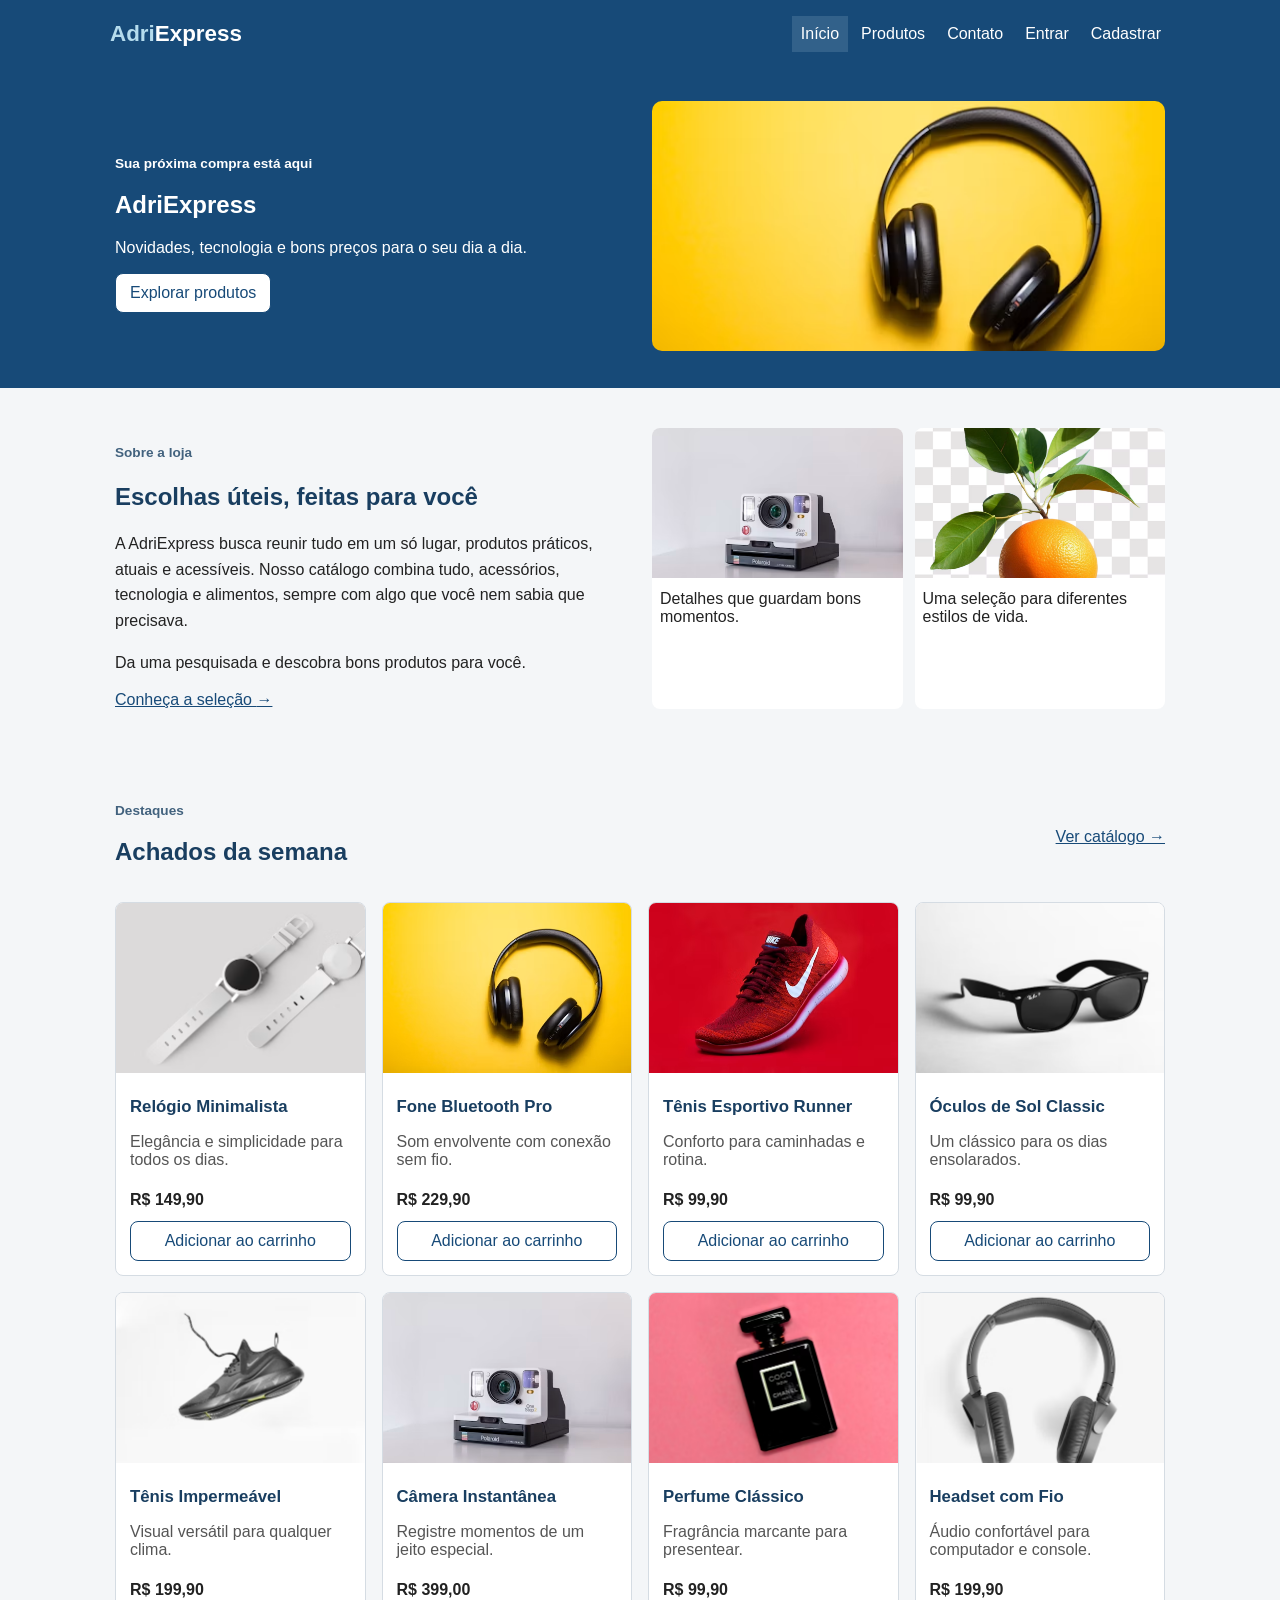
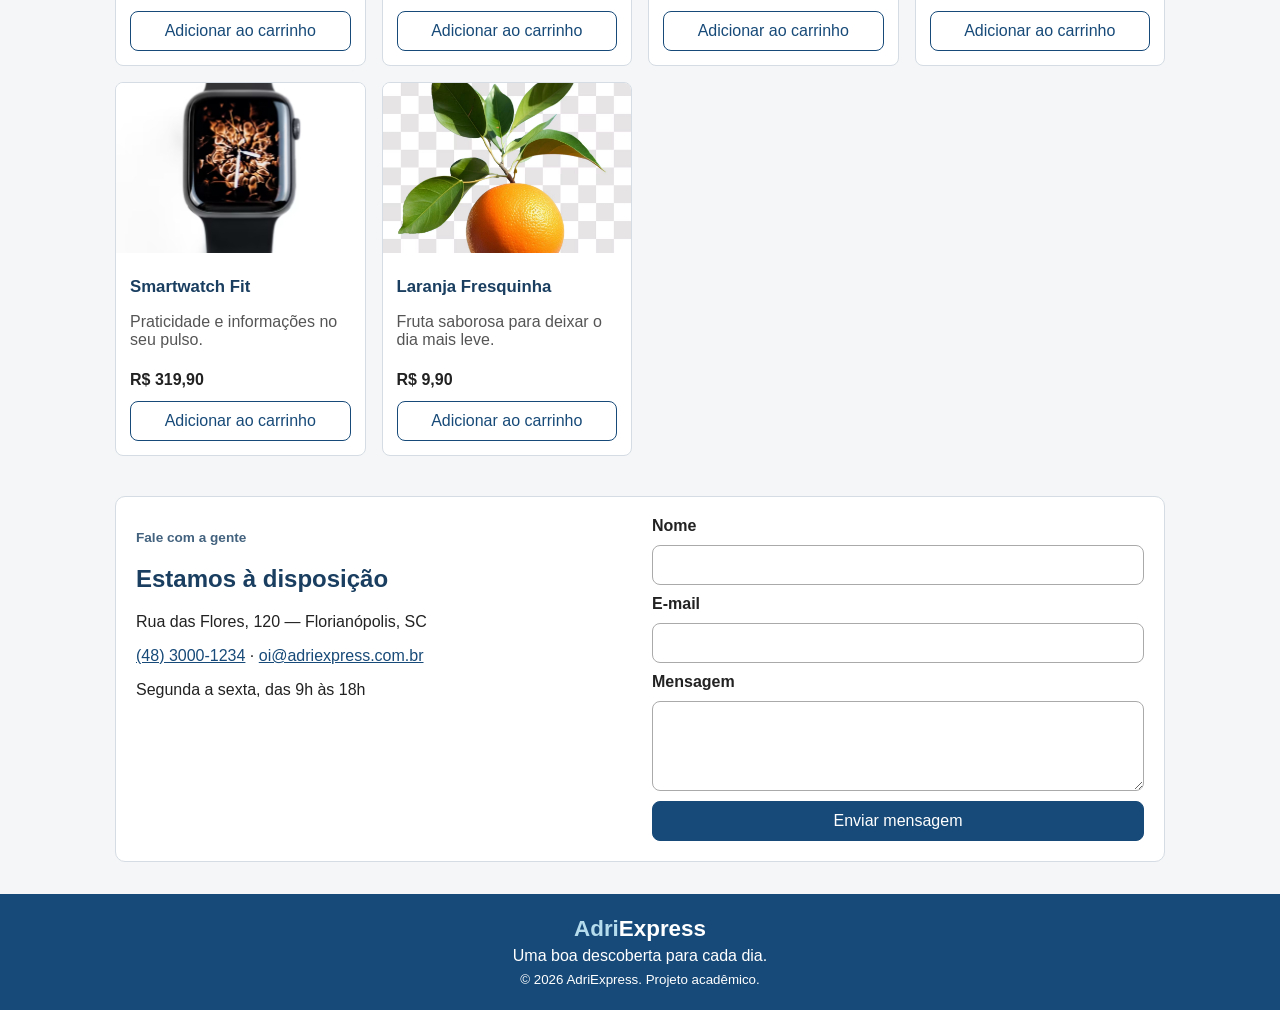
<file: Abas/index.html>
<!DOCTYPE html>
<html lang="pt-BR">
    <head>
        <meta charset="UTF-8">
        <meta name="viewport" content="width=device-width, initial-scale=1.0">
        <meta name="description" content="Conheça a AdriExpress: tecnologia, acessórios e novidades para o dia a dia.">
        <title>Início | AdriExpress</title>
        <link rel="stylesheet" href="../CSS/base.css">
        <link rel="stylesheet" href="../CSS/index.css">
    </head>
    <body>
        <header class="cabecalho">
            <div class="cabecalho-principal">
                <a class="marca" href="index.html" aria-label="AdriExpress - início"><span>Adri</span>Express</a>
                <input class="menu" type="checkbox" id="menu">
                <label class="menu-icone" for="menu" aria-label="Abrir ou fechar menu"><span></span><span></span><span></span></label>
                <nav class="navegacao" aria-label="Navegação principal">
                    <a href="index.html" aria-current="page">Início</a>
                    <a href="loja.html">Produtos</a>
                    
                    <a href="Contato.html">Contato</a>
                    <a href="cadastro.html">Cadastro</a>
                    <a href="login.html">Entrar</a>
                    <a href="perfil.html">Perfil</a>
                    <a href="relatorios.html">Administração</a>
                </nav>
            </div>
        </header>
        <main>

            <section class="destaque">
                <div class="destaque-conteudo">
                    <p class="sobretitulo">Sua próxima compra está aqui</p>
                    <h1>AdriExpress</h1>
                    <p>Novidades, tecnologia e bons preços para o seu dia a dia.</p> <a class="botao" href="loja.html">Explorar produtos</a>
                </div>
                <div class="destaque-imagem">
                    <img src="../Imgs/headset.avif" alt="Fone de ouvido Bluetooth em destaque">
                </div>
            </section>

            <section class="secao conteudo-loja">
                <div class="texto-loja">
                    <p class="sobretitulo">Sobre a loja</p>
                    <h2>Escolhas úteis, feitas para você</h2>
                    <p>A AdriExpress busca reunir tudo em um só lugar, produtos práticos, atuais e acessíveis. Nosso catálogo combina tudo, acessórios, tecnologia e alimentos, sempre com algo que você nem sabia que precisava.</p>
                    <p>Da uma pesquisada e descobra bons produtos para você.</p> <a class="link-destaque" href="loja.html">Conheça a seleção <span aria-hidden="true">→</span></a>
                </div>
                <div class="fotos-loja">
                    <figure>
                        <img src="../Imgs/camera.avif" alt="Câmera para registrar momentos especiais">
                        <figcaption>Detalhes que guardam bons momentos.</figcaption>
                    </figure>
                    <figure>
                        <img src="../Imgs/laranja.avif" alt="Laranjas frescas que representam uma seleção variada">
                        <figcaption>Uma seleção para diferentes estilos de vida.</figcaption>
                    </figure>
                </div>
            </section>

            <section class="secao secao-produtos">
                <div class="cabecalho-secao">
                    <div>
                        <p class="sobretitulo">Destaques</p>
                        <h2>Achados da semana</h2>
                    </div>
                    <a class="link-destaque" href="loja.html">Ver catálogo <span aria-hidden="true">→</span></a>
                </div>

                <div class="grade-produtos">
                    <article class="cartao-produto">
                        <img src="../Imgs/relogio-mini.avif" alt="Relógio minimalista com pulseira escura">
                        <div class="produto-corpo">
                            <h3>Relógio Minimalista</h3>
                            <p>Elegância e simplicidade para todos os dias.</p> <strong>R$ 149,90</strong>
                            <button class="botao botao-secundario" type="button">Adicionar ao carrinho</button>
                        </div>
                    </article>

                    <article class="cartao-produto">
                        <img src="../Imgs/headset.avif" alt="Fone de ouvido Bluetooth">
                        <div class="produto-corpo">
                            <h3>Fone Bluetooth Pro</h3>
                            <p>Som envolvente com conexão sem fio.</p> <strong>R$ 229,90</strong>
                            <button class="botao botao-secundario" type="button">Adicionar ao carrinho</button>
                        </div>
                    </article>

                    <article class="cartao-produto">
                        <img src="../Imgs/tenis-vermelho.avif" alt="Tênis esportivo vermelho">
                        <div class="produto-corpo">
                            <h3>Tênis Esportivo Runner</h3>
                            <p>Conforto para caminhadas e rotina.</p> <strong>R$ 99,90</strong>
                            <button class="botao botao-secundario" type="button">Adicionar ao carrinho</button>
                        </div>
                    </article>

                    <article class="cartao-produto">
                        <img src="../Imgs/oculos-escuros.avif" alt="Óculos de sol de armação escura">
                        <div class="produto-corpo">
                            <h3>Óculos de Sol Classic</h3>
                            <p>Um clássico para os dias ensolarados.</p> <strong>R$ 99,90</strong>
                            <button class="botao botao-secundario" type="button">Adicionar ao carrinho</button>
                        </div>
                    </article>

                    <article class="cartao-produto">
                        <img src="../Imgs/tenis-preto.avif" alt="Tênis preto para uso diário">
                        <div class="produto-corpo">
                            <h3>Tênis Impermeável</h3>
                            <p>Visual versátil para qualquer clima.</p> <strong>R$ 199,90</strong>
                            <button class="botao botao-secundario" type="button">Adicionar ao carrinho</button>
                        </div>
                    </article>

                    <article class="cartao-produto">
                        <img src="../Imgs/camera.avif" alt="Câmera instantânea compacta">
                        <div class="produto-corpo">
                            <h3>Câmera Instantânea</h3>
                            <p>Registre momentos de um jeito especial.</p> <strong>R$ 399,00</strong>
                            <button class="botao botao-secundario" type="button">Adicionar ao carrinho</button>
                        </div>
                    </article>

                    <article class="cartao-produto">
                        <img src="../Imgs/perfume.avif" alt="Frasco de perfume">
                        <div class="produto-corpo">
                            <h3>Perfume Clássico</h3>
                            <p>Fragrância marcante para presentear.</p> <strong>R$ 99,90</strong>
                            <button class="botao botao-secundario" type="button">Adicionar ao carrinho</button>
                        </div>
                    </article>

                    <article class="cartao-produto">
                        <img src="../Imgs/headset-fio.avif" alt="Headset com fio e microfone">
                        <div class="produto-corpo">
                            <h3>Headset com Fio</h3>
                            <p>Áudio confortável para computador e console.</p> <strong>R$ 199,90</strong>
                            <button class="botao botao-secundario" type="button">Adicionar ao carrinho</button>
                        </div>
                    </article>

                    <article class="cartao-produto">
                        <img src="../Imgs/relogio-digital.avif" alt="Relógio inteligente digital">
                        <div class="produto-corpo">
                            <h3>Smartwatch Fit</h3>
                            <p>Praticidade e informações no seu pulso.</p> <strong>R$ 319,90</strong>
                            <button class="botao botao-secundario" type="button">Adicionar ao carrinho</button>
                        </div>
                    </article>

                    <article class="cartao-produto">
                        <img src="../Imgs/laranja.avif" alt="Laranjas frescas">
                        <div class="produto-corpo">
                            <h3>Laranja Fresquinha</h3>
                            <p>Fruta saborosa para deixar o dia mais leve.</p> <strong>R$ 9,90</strong>
                            <button class="botao botao-secundario" type="button">Adicionar ao carrinho</button>
                        </div>
                    </article>
                </div>
            </section>

            <section class="secao contato-resumo" id="contato">
                <div>
                    <p class="sobretitulo">Fale com a gente</p>
                    <h2>Estamos à disposição</h2>
                    <p>Rua das Flores, 120 — Florianópolis, SC</p>
                    <p><a href="tel:+554830001234">(48) 3000-1234</a> · <a href="mailto:oi@adriexpress.com.br">oi@adriexpress.com.br</a></p>
                    <p>Segunda a sexta, das 9h às 18h</p>
                </div>
                <form class="form-contato" id="form-contato-inicio">
                    <label for="nome-inicio">Nome</label>
                    <input id="nome-inicio" name="nome" type="text" required>
                    <label for="email-inicio">E-mail</label>
                    <input id="email-inicio" name="email" type="email" required>
                    <label for="mensagem-inicio">Mensagem</label>
                    <textarea id="mensagem-inicio" name="mensagem" rows="3" required>
                    </textarea>
                    <button class="botao" type="button">Enviar mensagem</button>
                </form>
            </section>
            
        </main>
        <footer class="rodape">
            <a class="marca marca-rodape" href="index.html"><span>Adri</span>Express</a>
            <p>Uma boa descoberta para cada dia.</p> <small>© 2026 AdriExpress. Projeto acadêmico.</small>
        </footer>
        <script type="module" src="../Scripts/app.js"></script>
    </body>
</html>
</file>
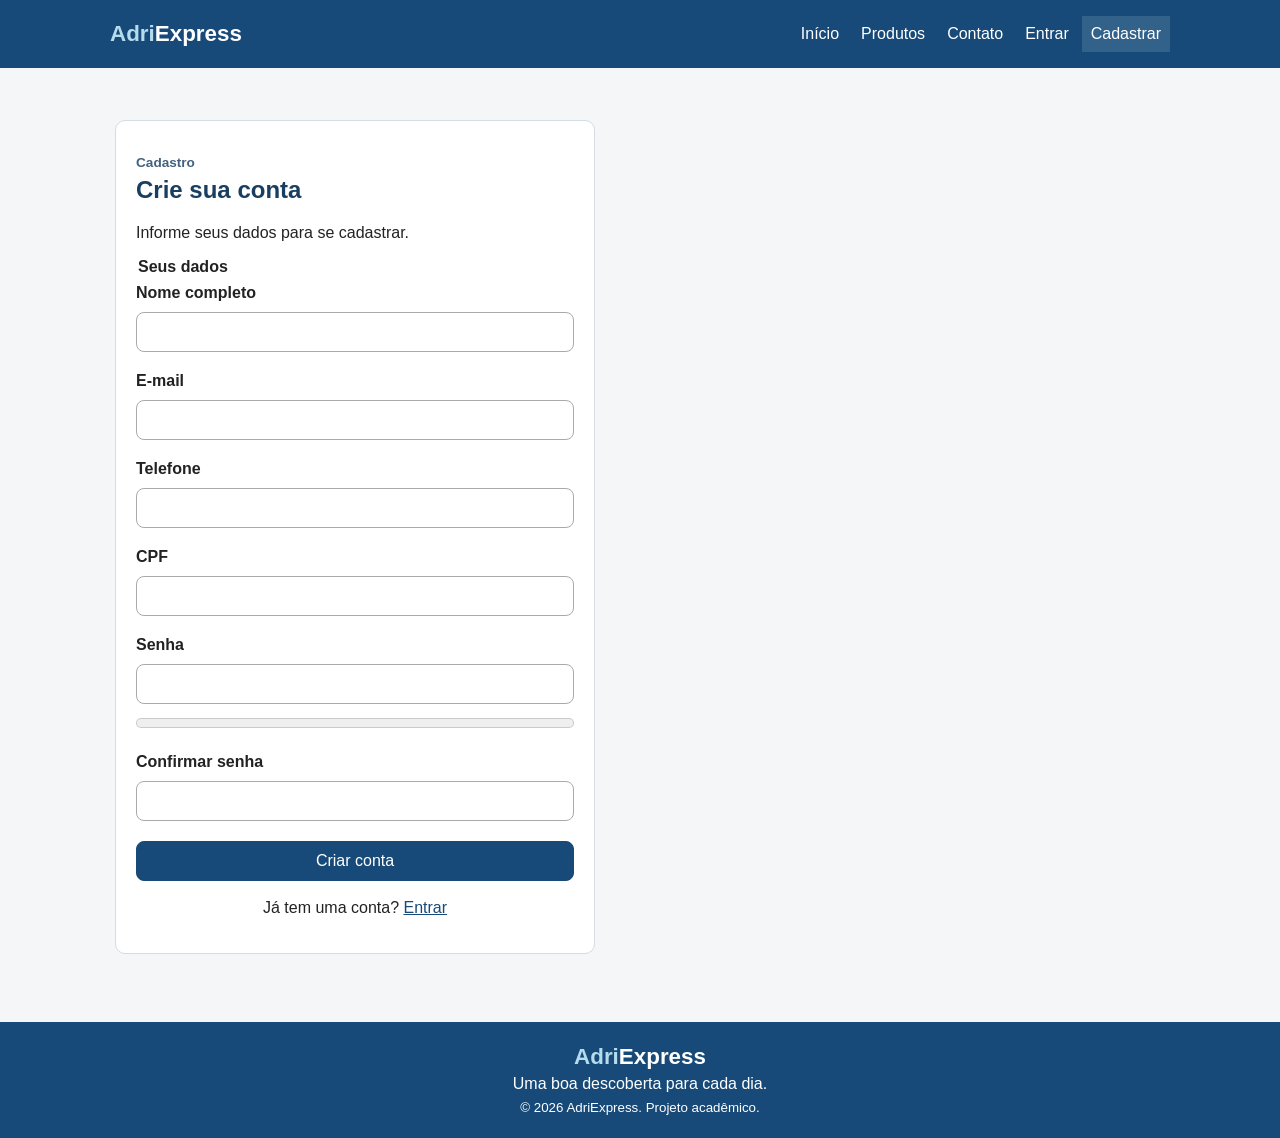
<file: Abas/cadastro.html>
<!DOCTYPE html>
<html lang="pt-BR">
    <head>
        <meta charset="UTF-8">
        <meta name="viewport" content="width=device-width, initial-scale=1.0">
        <title>Cadastro | AdriExpress</title>
        <link rel="stylesheet" href="../CSS/base.css">
        <link rel="stylesheet" href="../CSS/cadastro.css">
    </head>
    <body>
        <header class="cabecalho">
            <div class="cabecalho-principal">
                <a class="marca" href="index.html" aria-label="AdriExpress - início"><span>Adri</span>Express</a>
                <input class="menu" type="checkbox" id="menu">
                <label class="menu-icone" for="menu" aria-label="Abrir ou fechar menu"><span></span><span></span><span></span></label>
                <nav class="navegacao" aria-label="Navegação principal">
                    <a href="index.html">Início</a>
                    <a href="loja.html">Produtos</a>
                    
                    <a href="Contato.html">Contato</a>
                    <a href="cadastro.html" aria-current="page">Cadastro</a>
                    <a href="login.html">Entrar</a>
                    <a href="perfil.html">Perfil</a>
                    <a href="relatorios.html">Administração</a>
                </nav>
            </div>
        </header>
        <main class="pagina pagina-formulario">
            <section class="formulario-cartao">
                <p class="sobretitulo">Cadastro</p>
                <h1>Crie sua conta</h1>
                <p class="texto-ajuda">Informe seus dados para se cadastrar.</p>
                <form class="formulario-padrao" id="form-cadastro" novalidate>
                    <fieldset class="grupo-campos">
                        <legend>Seus dados</legend>
                        <label for="cadastro-nome">Nome completo</label>
                    <input id="cadastro-nome" name="nome" type="text" autocomplete="name" required aria-describedby="erro-cadastro-nome">
                    <small class="erro-campo" id="erro-cadastro-nome" data-error-for="nome" aria-live="polite"></small>
                    <label for="cadastro-email">E-mail</label>
                    <input id="cadastro-email" name="email" type="email" autocomplete="email" required aria-describedby="erro-cadastro-email">
                    <small class="erro-campo" id="erro-cadastro-email" data-error-for="email" aria-live="polite"></small>
                    <label for="cadastro-telefone">Telefone</label>
                    <input id="cadastro-telefone" name="telefone" type="tel" inputmode="numeric" autocomplete="tel" maxlength="11" required aria-describedby="erro-cadastro-telefone">
                    <small class="erro-campo" id="erro-cadastro-telefone" data-error-for="telefone" aria-live="polite"></small>
                    <label for="cadastro-cpf">CPF</label>
                    <input id="cadastro-cpf" name="cpf" type="text" inputmode="numeric" autocomplete="off" maxlength="14" title="Digite um CPF com 11 números." required aria-describedby="erro-cadastro-cpf">
                    <small class="erro-campo" id="erro-cadastro-cpf" data-error-for="cpf" aria-live="polite"></small>
                    <label for="cadastro-senha">Senha</label>
                    <input id="cadastro-senha" name="senha" type="password" autocomplete="new-password" required aria-describedby="erro-cadastro-senha">
                    <meter id="forca-senha" class="medidor-senha" min="0" max="4" value="0" aria-label="Força da senha: não informada">Não informada</meter>
                    <small class="erro-campo" id="erro-cadastro-senha" data-error-for="senha" aria-live="polite"></small>
                    <label for="cadastro-confirmacao">Confirmar senha</label>
                    <input id="cadastro-confirmacao" name="confirmacao" type="password" autocomplete="new-password" required aria-describedby="erro-cadastro-confirmacao">
                    <small class="erro-campo" id="erro-cadastro-confirmacao" data-error-for="confirmacao" aria-live="polite"></small>
                </fieldset>
                <p id="cadastro-mensagem" class="mensagem-formulario" role="status" aria-live="polite"></p>
                <button class="botao botao-cheio" type="submit">Criar conta</button>
                </form>
                <p class="alternativa-formulario">Já tem uma conta? <a href="login.html">Entrar</a></p>
            </section>
        </main>
        <footer class="rodape">
            <a class="marca marca-rodape" href="index.html"><span>Adri</span>Express</a>
            <p>Uma boa descoberta para cada dia.</p> <small>© 2026 AdriExpress. Projeto acadêmico.</small>
        </footer>
        <script type="module" src="../Scripts/app.js"></script>
    </body>
</html>
</file>
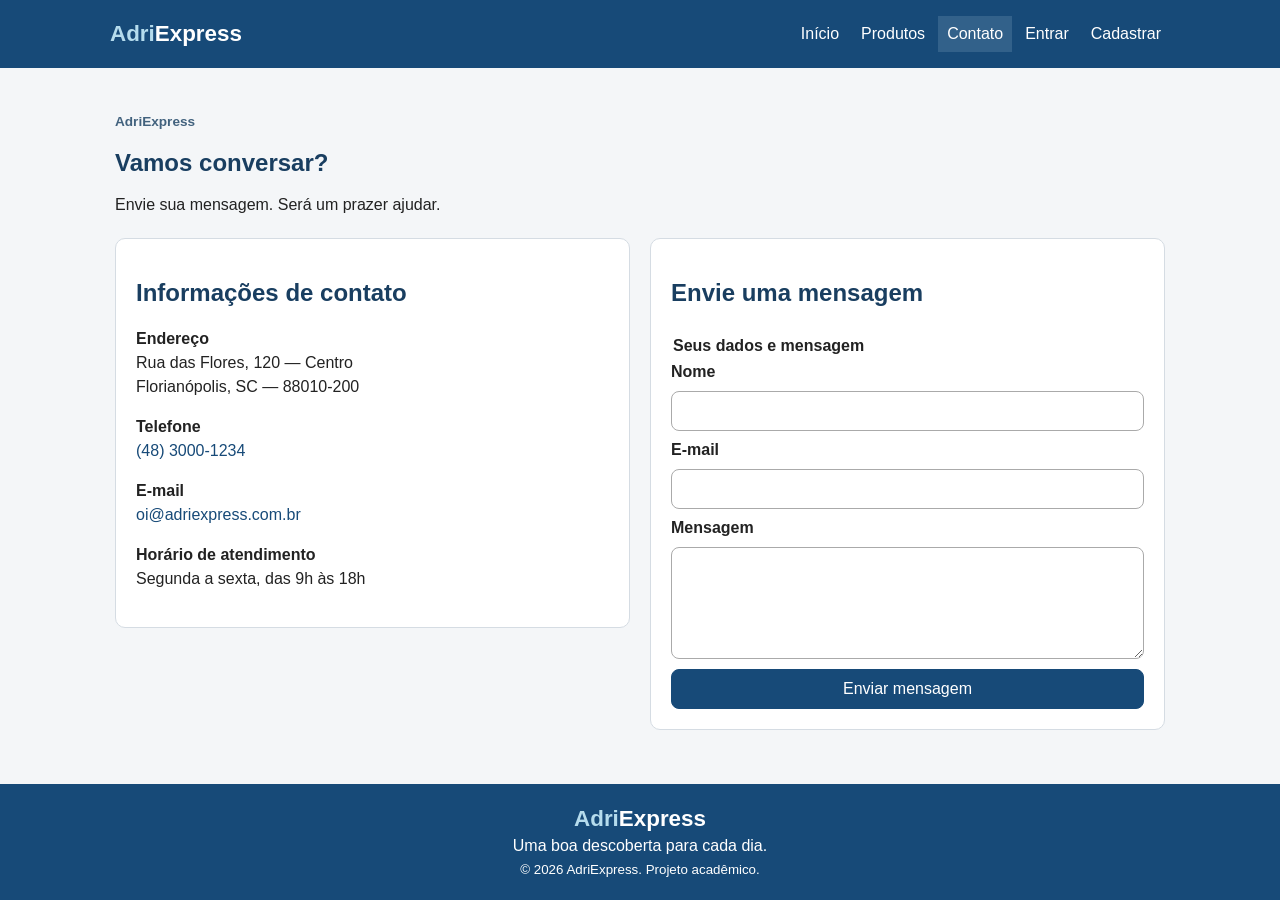
<file: Abas/Contato.html>
<!DOCTYPE html>
<html lang="pt-BR">
    <head>
        <meta charset="UTF-8">
        <meta name="viewport" content="width=device-width, initial-scale=1.0">
        <title>Contato | AdriExpress</title>
        <link rel="stylesheet" href="../CSS/base.css">
        <link rel="stylesheet" href="../CSS/Contato.css">
    </head>
    <body>
        <header class="cabecalho">
            <div class="cabecalho-principal">
                <a class="marca" href="index.html" aria-label="AdriExpress - início"><span>Adri</span>Express</a>
                <input class="menu" type="checkbox" id="menu">
                <label class="menu-icone" for="menu" aria-label="Abrir ou fechar menu de navegação"></label>
                <nav class="navegacao" aria-label="Navegação principal">
                    <a href="index.html">Início</a>
                    <a href="loja.html">Produtos</a>
                    
                    <a href="Contato.html" aria-current="page">Contato</a>
                    <a href="cadastro.html">Cadastro</a>
                    <a href="login.html">Entrar</a>
                    <a href="perfil.html">Perfil</a>
                    <a href="relatorios.html">Administração</a>
                </nav>
            </div>
        </header>
        <main class="pagina">
            <section class="introducao-pagina">
                <p class="sobretitulo">AdriExpress</p>
                <h1>Vamos conversar?</h1>
                <p>Envie sua mensagem. Será um prazer ajudar.</p>
            </section>
            <div class="contato-layout">
                <section class="cartao dados-contato">
                    <h2>Informações de contato</h2>
                    <p><strong>Endereço</strong>
                        <br>
                        Rua das Flores, 120 — Centro
                        <br>
                        Florianópolis, SC — 88010-200</p>
                    <p><strong>Telefone</strong>
                        <br>
                        <a href="tel:+554830001234">(48) 3000-1234</a></p>
                    <p><strong>E-mail</strong>
                        <br>
                        <a href="mailto:oi@adriexpress.com.br">oi@adriexpress.com.br</a></p>
                    <p><strong>Horário de atendimento</strong>
                        <br>
                        Segunda a sexta, das 9h às 18h</p>
                </section>
                <form class="cartao formulario-padrao" id="form-contato">
                    <h2>Envie uma mensagem</h2>
                    <fieldset class="grupo-campos">
                        <legend>Seus dados e mensagem</legend>
                        <label for="contato-nome">Nome</label>
                        <input id="contato-nome" name="nome" type="text" required>
                        <label for="contato-email">E-mail</label>
                        <input id="contato-email" name="email" type="email" required>
                        <label for="contato-mensagem">Mensagem</label>
                        <textarea id="contato-mensagem" name="mensagem" rows="5" required>
                        </textarea>
                    </fieldset>
                    <button class="botao" type="button">Enviar mensagem</button>
                </form>
            </div>
        </main>
        <footer class="rodape">
            <a class="marca marca-rodape" href="index.html"><span>Adri</span>Express</a>
            <p>Uma boa descoberta para cada dia.</p> <small>© 2026 AdriExpress. Projeto acadêmico.</small>
        </footer>
        <script type="module" src="../Scripts/app.js"></script>
    </body>
</html>
</file>
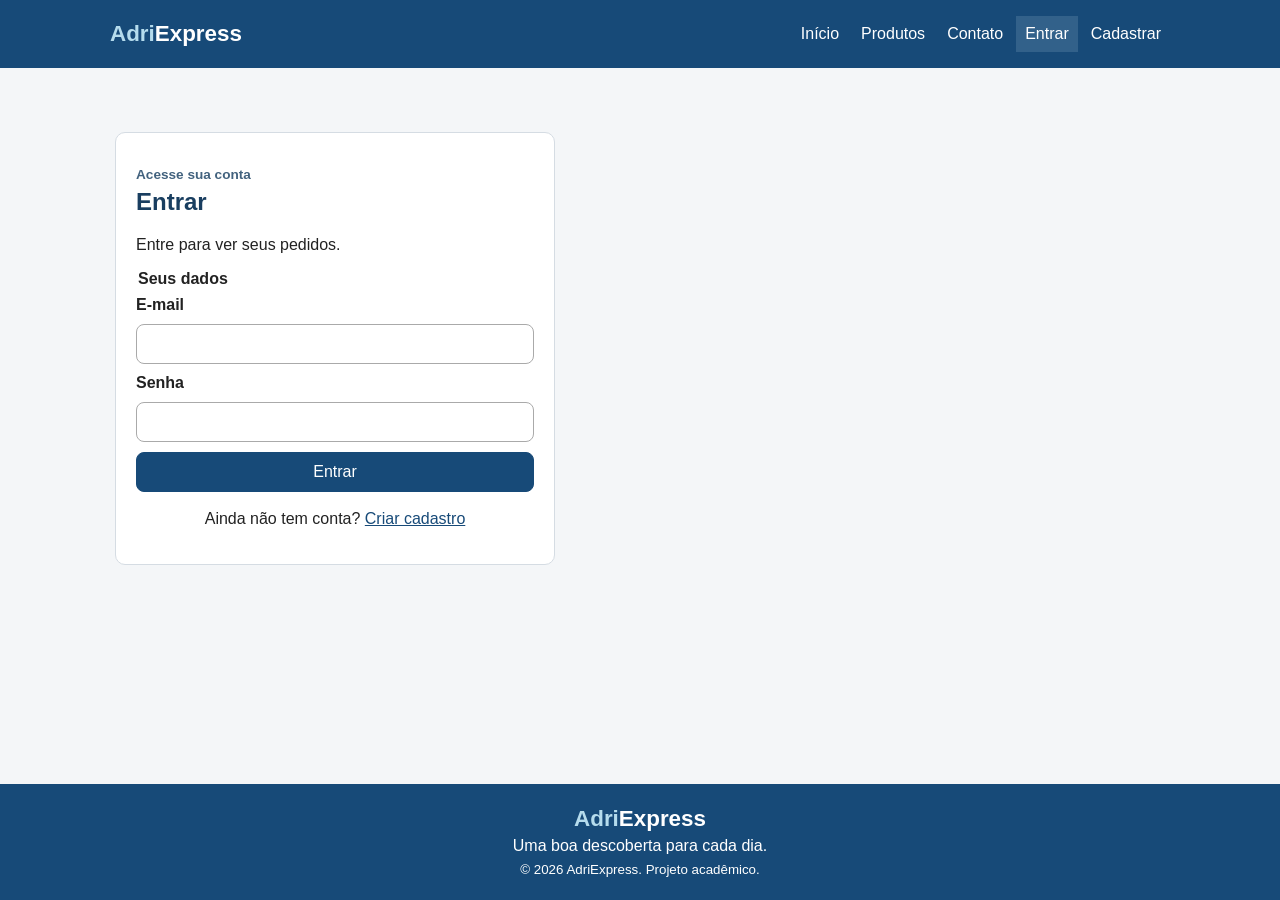
<file: Abas/login.html>
<!DOCTYPE html>
<html lang="pt-BR">
    <head>
        <meta charset="UTF-8">
        <meta name="viewport" content="width=device-width, initial-scale=1.0">
        <title>Entrar | AdriExpress</title>
        <link rel="stylesheet" href="../CSS/base.css">
        <link rel="stylesheet" href="../CSS/login.css">
    </head>
    <body>
        <header class="cabecalho">
            <div class="cabecalho-principal">
                <a class="marca" href="index.html" aria-label="AdriExpress - início"><span>Adri</span>Express</a>
                <input class="menu" type="checkbox" id="menu">
                <label class="menu-icone" for="menu" aria-label="Abrir ou fechar menu"></label>
                <nav class="navegacao" aria-label="Navegação principal">
                    <a href="index.html">Início</a>
                    <a href="loja.html">Produtos</a>
                    
                    <a href="Contato.html">Contato</a>
                    <a href="cadastro.html">Cadastro</a>
                    <a href="login.html" aria-current="page">Entrar</a>
                    <a href="perfil.html">Perfil</a>
                    <a href="relatorios.html">Administração</a>
                </nav>
            </div>
        </header>
        <main class="pagina pagina-formulario">
            <section class="formulario-cartao formulario-login">
                <p class="sobretitulo">Acesse sua conta</p>
                <h1>Entrar</h1>
                <p class="texto-ajuda">Entre para ver seus pedidos.</p>
                <form class="formulario-padrao" id="form-login" novalidate>
                    <fieldset class="grupo-campos">
                        <legend>Seus dados</legend>
                        <label for="login-email">E-mail</label>
                        <input id="login-email" name="email" type="email" autocomplete="email" required>
                        <label for="login-senha">Senha</label>
                        <input id="login-senha" name="senha" type="password" autocomplete="current-password" required>
                    </fieldset>
                    <p id="login-mensagem" class="mensagem-formulario" role="status" aria-live="polite"></p>
                    <button class="botao botao-cheio" type="submit">Entrar</button>
                </form>
                <p class="alternativa-formulario">Ainda não tem conta? <a href="cadastro.html">Criar cadastro</a></p>
            </section>
        </main>
        <footer class="rodape">
            <a class="marca marca-rodape" href="index.html"><span>Adri</span>Express</a>
            <p>Uma boa descoberta para cada dia.</p> <small>© 2026 AdriExpress. Projeto acadêmico.</small>
        </footer>
        <script type="module" src="../Scripts/app.js"></script>
    </body>
</html>
</file>
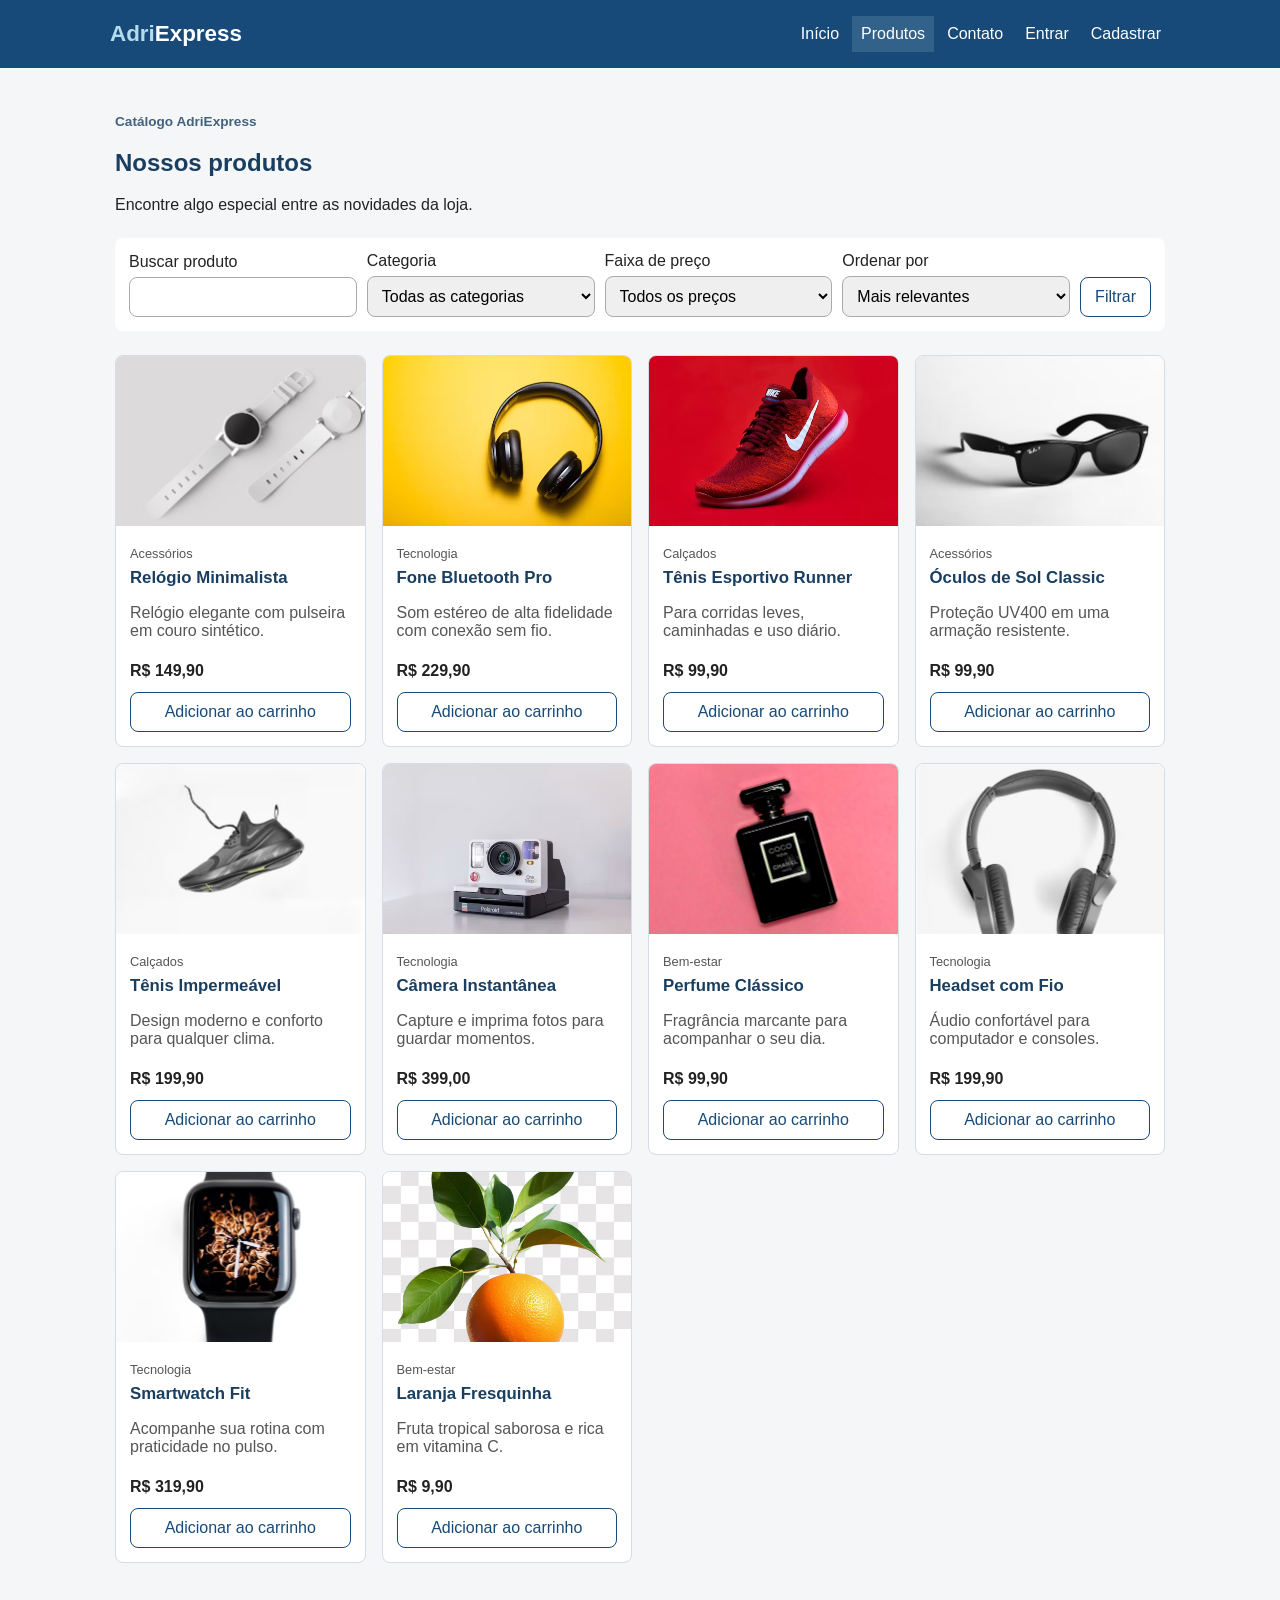
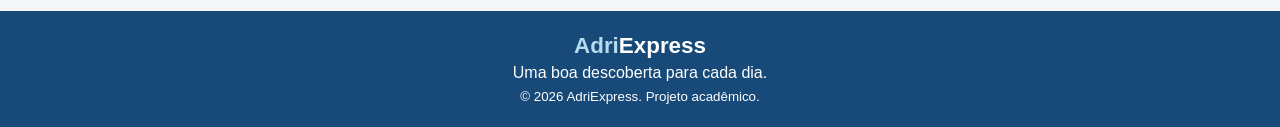
<file: Abas/loja.html>
<!DOCTYPE html>
<html lang="pt-BR">
<head>
    <meta charset="UTF-8">
    <meta name="viewport" content="width=device-width, initial-scale=1.0">
    <meta name="description" content="Explore o catálogo de produtos da AdriExpress.">
    <title>Produtos</title>
    <link rel="stylesheet" href="../CSS/base.css">
    <link rel="stylesheet" href="../CSS/loja.css">
</head>
<body>
    <header class="cabecalho">
        <div class="cabecalho-principal">
            <a class="marca" href="index.html" aria-label="AdriExpress - início">
                <span>Adri</span>Express
            </a>

            <input class="menu" type="checkbox" id="menu">
            <label class="menu-icone" for="menu" aria-label="Abrir ou fechar menu de navegação">
                <span></span>
                <span></span>
                <span></span>
            </label>

            <nav class="navegacao" aria-label="Navegação principal">
                <a href="index.html">Início</a>
                <a href="loja.html" aria-current="page">Produtos</a>
                <a href="Contato.html">Contato</a>
                <a href="cadastro.html">Cadastro</a>
                <a href="login.html">Entrar</a>
                <a href="perfil.html">Perfil</a>
                <a href="relatorios.html">Administração</a>
            </nav>
        </div>
    </header>

    <main class="pagina">
        <section class="introducao-pagina">
            <p class="sobretitulo">Catálogo AdriExpress</p>
            <h1>Nossos produtos</h1>
            <p>Encontre algo especial entre as novidades da loja.</p>
        </section>

        <form class="filtros-catalogo" id="filtros-catalogo">
            <label for="busca-produto">
                Buscar produto
                <input id="busca-produto" name="busca" type="search">
            </label>

            <label for="categoria-produto">
                Categoria
                <select id="categoria-produto" name="categoria">
                    <option>Todas as categorias</option>
                    <option>Acessórios</option>
                    <option>Tecnologia</option>
                    <option>Calçados</option>
                    <option>Casa e bem-estar</option>
                </select>
            </label>

            <label for="preco-produto">
                Faixa de preço
                <select id="preco-produto" name="preco">
                    <option>Todos os preços</option>
                    <option>Até R$ 50</option>
                    <option>R$ 50 a R$ 150</option>
                    <option>Acima de R$ 150</option>
                </select>
            </label>

            <label for="ordem-produto">
                Ordenar por
                <select id="ordem-produto" name="ordem">
                    <option>Mais relevantes</option>
                    <option>Menor preço</option>
                    <option>Maior preço</option>
                    <option>Nome</option>
                </select>
            </label>

            <button class="botao botao-secundario" type="button">Filtrar</button>
        </form>

        <section class="grade-produtos" aria-label="Catálogo de produtos">
            <article class="cartao-produto">
                <img src="../Imgs/relogio-mini.avif" alt="Relógio minimalista">
                <div class="produto-corpo">
                    <span class="categoria-tag">Acessórios</span>
                    <h2>Relógio Minimalista</h2>
                    <p>Relógio elegante com pulseira em couro sintético.</p>
                    <strong>R$ 149,90</strong>
                    <button class="botao botao-secundario" type="button">Adicionar ao carrinho</button>
                </div>
            </article>

            <article class="cartao-produto">
                <img src="../Imgs/headset.avif" alt="Fone de ouvido ">
                <div class="produto-corpo">
                    <span class="categoria-tag">Tecnologia</span>
                    <h2>Fone Bluetooth Pro</h2>
                    <p>Som estéreo de alta fidelidade com conexão sem fio.</p>
                    <strong>R$ 229,90</strong>
                    <button class="botao botao-secundario" type="button">Adicionar ao carrinho</button>
                </div>
            </article>

            <article class="cartao-produto">
                <img src="../Imgs/tenis-vermelho.avif" alt="Tênis esportivo vermelho">
                <div class="produto-corpo">
                    <span class="categoria-tag">Calçados</span>
                    <h2>Tênis Esportivo Runner</h2>
                    <p>Para corridas leves, caminhadas e uso diário.</p>
                    <strong>R$ 99,90</strong>
                    <button class="botao botao-secundario" type="button">Adicionar ao carrinho</button>
                </div>
            </article>

            <article class="cartao-produto">
                <img src="../Imgs/oculos-escuros.avif" alt="Óculos de sol">
                <div class="produto-corpo">
                    <span class="categoria-tag">Acessórios</span>
                    <h2>Óculos de Sol Classic</h2>
                    <p>Proteção UV400 em uma armação resistente.</p>
                    <strong>R$ 99,90</strong>
                    <button class="botao botao-secundario" type="button">Adicionar ao carrinho</button>
                </div>
            </article>

            <article class="cartao-produto">
                <img src="../Imgs/tenis-preto.avif" alt="Tênis preto">
                <div class="produto-corpo">
                    <span class="categoria-tag">Calçados</span>
                    <h2>Tênis Impermeável</h2>
                    <p>Design moderno e conforto para qualquer clima.</p>
                    <strong>R$ 199,90</strong>
                    <button class="botao botao-secundario" type="button">Adicionar ao carrinho</button>
                </div>
            </article>

            <article class="cartao-produto">
                <img src="../Imgs/camera.avif" alt="Câmera">
                <div class="produto-corpo">
                    <span class="categoria-tag">Tecnologia</span>
                    <h2>Câmera Instantânea</h2>
                    <p>Capture e imprima fotos para guardar momentos.</p>
                    <strong>R$ 399,00</strong>
                    <button class="botao botao-secundario" type="button">Adicionar ao carrinho</button>
                </div>
            </article>

            <article class="cartao-produto">
                <img src="../Imgs/perfume.avif" alt="Frasco de perfume">
                <div class="produto-corpo">
                    <span class="categoria-tag">Bem-estar</span>
                    <h2>Perfume Clássico</h2>
                    <p>Fragrância marcante para acompanhar o seu dia.</p>
                    <strong>R$ 99,90</strong>
                    <button class="botao botao-secundario" type="button">Adicionar ao carrinho</button>
                </div>
            </article>

            <article class="cartao-produto">
                <img src="../Imgs/headset-fio.avif" alt="Headset com fio">
                <div class="produto-corpo">
                    <span class="categoria-tag">Tecnologia</span>
                    <h2>Headset com Fio</h2>
                    <p>Áudio confortável para computador e consoles.</p>
                    <strong>R$ 199,90</strong>
                    <button class="botao botao-secundario" type="button">Adicionar ao carrinho</button>
                </div>
            </article>

            <article class="cartao-produto">
                <img src="../Imgs/relogio-digital.avif" alt="Relógio digital">
                <div class="produto-corpo">
                    <span class="categoria-tag">Tecnologia</span>
                    <h2>Smartwatch Fit</h2>
                    <p>Acompanhe sua rotina com praticidade no pulso.</p>
                    <strong>R$ 319,90</strong>
                    <button class="botao botao-secundario" type="button">Adicionar ao carrinho</button>
                </div>
            </article>

            <article class="cartao-produto">
                <img src="../Imgs/laranja.avif" alt="Laranja">
                <div class="produto-corpo">
                    <span class="categoria-tag">Bem-estar</span>
                    <h2>Laranja Fresquinha</h2>
                    <p>Fruta tropical saborosa e rica em vitamina C.</p>
                    <strong>R$ 9,90</strong>
                    <button class="botao botao-secundario" type="button">Adicionar ao carrinho</button>
                </div>
            </article>
        </section>
    </main>

    <footer class="rodape">
        <a class="marca marca-rodape" href="index.html">
            <span>Adri</span>Express
        </a>
        <p>Uma boa descoberta para cada dia.</p>
        <small>© 2026 AdriExpress. Projeto acadêmico.</small>
    </footer>
    <script type="module" src="../Scripts/app.js"></script>
</body>
</html>
</file>
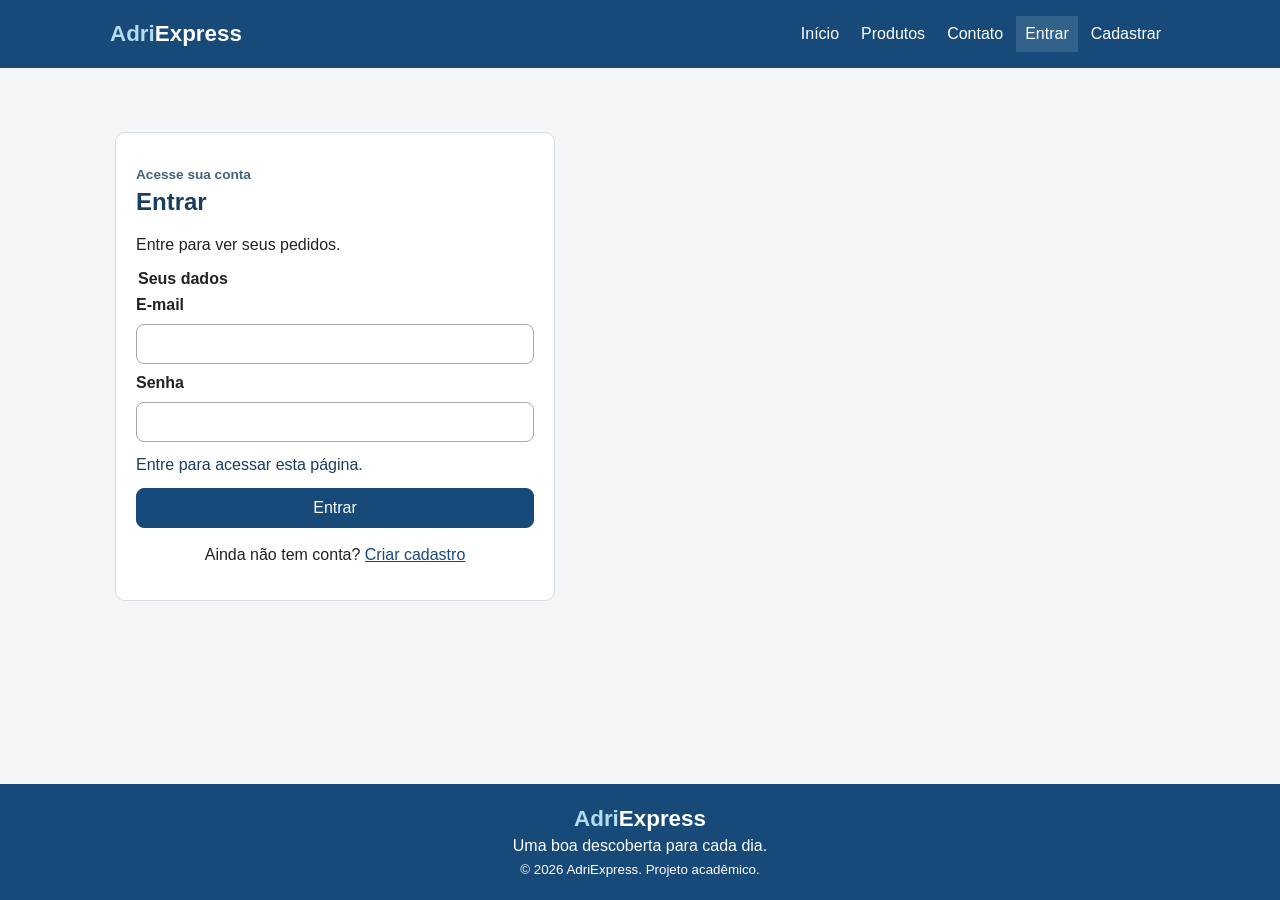
<file: Abas/perfil.html>
<!DOCTYPE html>
<html lang="pt-BR">
    <head>
        <meta charset="UTF-8">
        <meta name="viewport" content="width=device-width, initial-scale=1.0">
        <title>Meu perfil | AdriExpress</title>
        <link rel="stylesheet" href="../CSS/base.css">
        <link rel="stylesheet" href="../CSS/perfil.css">
    </head>
    <body>
        <header class="cabecalho">
            <div class="cabecalho-principal">
                <a class="marca" href="index.html" aria-label="AdriExpress - início"><span>Adri</span>Express</a>
                <input class="menu" type="checkbox" id="menu">
                <label class="menu-icone" for="menu" aria-label="Abrir ou fechar menu"></label>
                <nav class="navegacao" aria-label="Navegação principal">
                    <a href="index.html">Início</a>
                    <a href="loja.html">Produtos</a>
                    
                    <a href="Contato.html">Contato</a>
                    <a href="cadastro.html">Cadastro</a>
                    <a href="login.html">Entrar</a>
                    <a href="perfil.html" aria-current="page">Perfil</a>
                    <a href="relatorios.html">Administração</a>
                </nav>
            </div>
        </header>
        <main class="pagina">

            <section class="introducao-pagina">
                <p class="sobretitulo">Sua conta</p>
                <h1>Meu perfil</h1>
                <p>Veja e atualize seus dados.</p>
            </section>

            <section class="cartao perfil-cartao">
                <form class="formulario-padrao" id="form-perfil" novalidate>
                    <div class="perfil-identificacao">
                        <p class="sobretitulo">Dados do cliente</p>
                        <label for="perfil-id">ID do cliente</label>
                        <input id="perfil-id" name="id" type="text" value="C001" readonly>
                    </div>
                    <fieldset class="grupo-campos">
                        <legend>Informações do perfil</legend>
                        <label for="perfil-nome">Nome completo</label>
                        <input id="perfil-nome" name="nome" type="text" autocomplete="name" required aria-describedby="erro-perfil-nome">
                        <small class="erro-campo" id="erro-perfil-nome" data-error-for="nome" aria-live="polite"></small>
                        <label for="perfil-email">E-mail</label>
                        <input id="perfil-email" name="email" type="email" autocomplete="email" required aria-describedby="erro-perfil-email">
                        <small class="erro-campo" id="erro-perfil-email" data-error-for="email" aria-live="polite"></small>
                        <label for="perfil-telefone">Telefone</label>
                        <input id="perfil-telefone" name="telefone" type="tel" inputmode="numeric" autocomplete="tel" maxlength="11" required aria-describedby="erro-perfil-telefone">
                        <small class="erro-campo" id="erro-perfil-telefone" data-error-for="telefone" aria-live="polite"></small>
                        <label for="perfil-cpf">CPF</label>
                        <input id="perfil-cpf" name="cpf" type="text" inputmode="numeric" maxlength="14" required aria-describedby="erro-perfil-cpf">
                        <small class="erro-campo" id="erro-perfil-cpf" data-error-for="cpf" aria-live="polite"></small>
                        <label for="perfil-senha-atual">Senha atual (para trocar a senha)</label>
                        <input id="perfil-senha-atual" name="senhaAtual" type="password" autocomplete="current-password" aria-describedby="erro-perfil-senhaAtual">
                        <small class="erro-campo" id="erro-perfil-senhaAtual" data-error-for="senhaAtual" aria-live="polite"></small>
                        <label for="perfil-senha">Nova senha</label>
                        <input id="perfil-senha" name="senha" type="password" autocomplete="new-password" aria-describedby="erro-perfil-senha">
                        <small class="erro-campo" id="erro-perfil-senha" data-error-for="senha" aria-live="polite"></small>
                        <label for="perfil-confirmacao">Confirmar nova senha</label>
                        <input id="perfil-confirmacao" name="confirmacao" type="password" autocomplete="new-password" aria-describedby="erro-perfil-confirmacao">
                        <small class="erro-campo" id="erro-perfil-confirmacao" data-error-for="confirmacao" aria-live="polite"></small>
                    </fieldset>
                    <p id="perfil-mensagem" class="mensagem-formulario" role="status" aria-live="polite"></p>
                    <button class="botao" type="submit">Salvar alterações</button>
                    <button class="botao botao-perigo" id="abrir-exclusao" type="button">Excluir conta</button>
                </form>
            </section>

            <dialog class="dialogo-confirmacao" id="confirmar-exclusao" aria-labelledby="titulo-exclusao">
                <h2 id="titulo-exclusao">Excluir conta</h2>
                <p>Quer mesmo excluir sua conta? Não será possível desfazer. Seus pedidos continuarão salvos.</p>
                <div class="acoes-dialogo">
                    <button class="botao botao-secundario" id="cancelar-exclusao" type="button">Cancelar</button>
                    <button class="botao botao-perigo" id="confirmar-exclusao-conta" type="button">Excluir minha conta</button>
                </div>
            </dialog>

            <section class="cartao tabela-wrapper">
                <table class="tabela-padrao">
                    <caption>Meus pedidos</caption>
                    <thead>
                        <tr>
                            <th scope="col">Pedido</th>
                            <th scope="col">Data</th>
                            <th scope="col">Itens</th>
                            <th scope="col">Total</th>
                            <th scope="col">Status</th>
                        </tr>
                    </thead>
                    <tbody>
                        <tr>
                            <th scope="row"></th>
                            <td></td>
                            <td></td>
                            <td></td>
                            <td><span class="status-pedido"></span></td>
                        </tr>
                    </tbody>
                </table>
            </section>

        </main>
        <footer class="rodape">
            <a class="marca marca-rodape" href="index.html"><span>Adri</span>Express</a>
            <p>Uma boa descoberta para cada dia.</p> <small>© 2026 AdriExpress. Projeto acadêmico.</small>
        </footer>
        <script type="module" src="../Scripts/app.js"></script>
    </body>
</html>
</file>
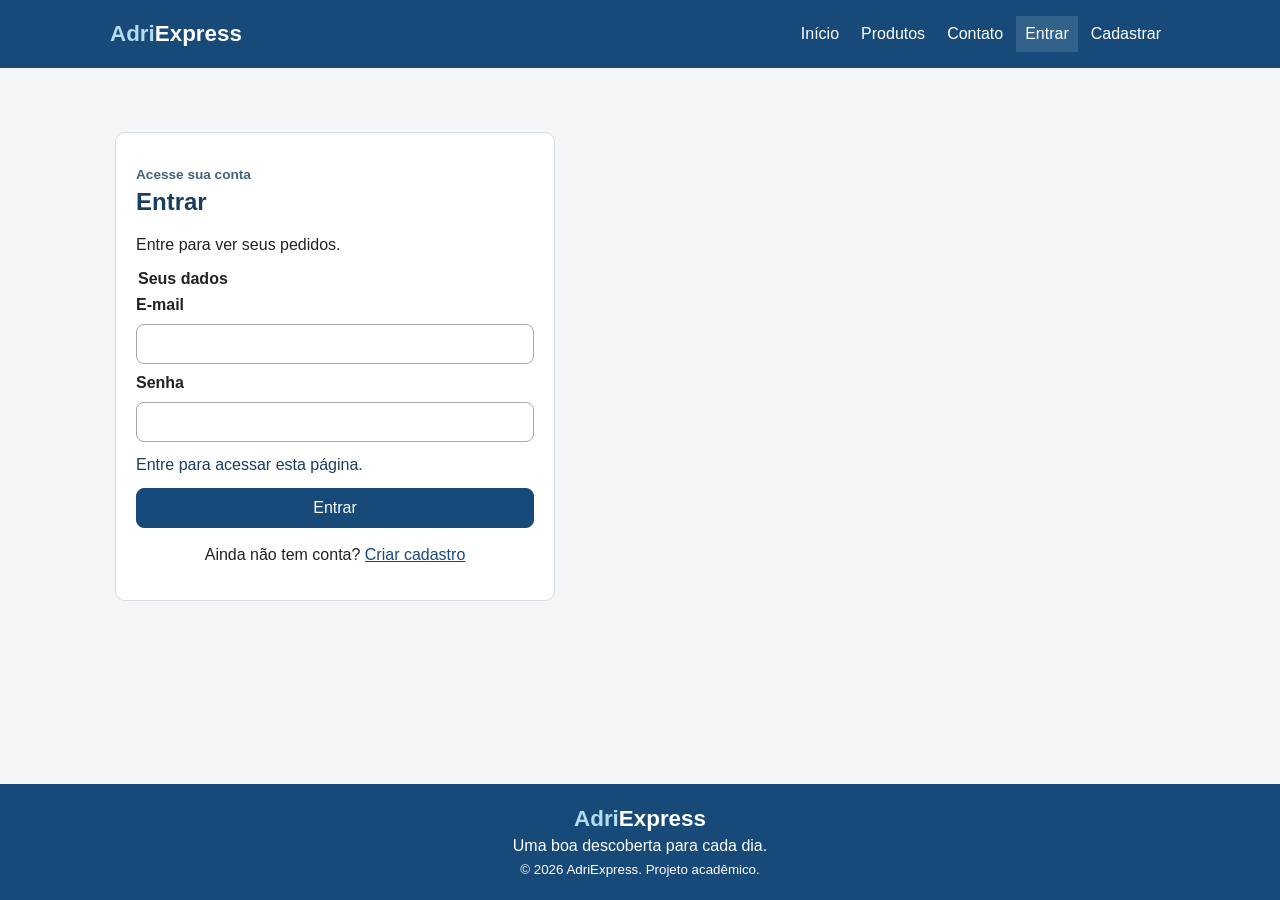
<file: Abas/relatorios.html>
<!DOCTYPE html>
<html lang="pt-BR">
    <head>
        <meta charset="UTF-8">
        <meta name="viewport" content="width=device-width, initial-scale=1.0">
        <title>Área administrativa | AdriExpress</title>
        <link rel="stylesheet" href="../CSS/base.css">
        <link rel="stylesheet" href="../CSS/relatorios.css">
    </head>
    <body>
        <header class="cabecalho cabecalho-admin">
            <div class="cabecalho-principal">
                <a class="marca" href="index.html" aria-label="AdriExpress - início"><span>Adri</span>Express</a>
                <input class="menu" type="checkbox" id="menu">
                <label class="menu-icone" for="menu" aria-label="Abrir ou fechar menu"><span></span><span></span><span></span></label>
                <nav class="navegacao" aria-label="Navegação administrativa">
                    <a href="index.html">Voltar à loja</a>
                    <a href="relatorios.html" aria-current="page">Relatórios</a>
                </nav>
            </div>
        </header>
        <main class="pagina pagina-admin">
            <section class="cabecalho-relatorio">
                <div>
                    <p class="sobretitulo">Painel interno</p>
                    <h1>Área administrativa</h1>
                    <p>Relatórios e consultas da AdriExpress</p>
                </div>
                <p class="emissao-relatorio"><strong>Emitido em</strong>
                    <br>
                    13/10/2026 às 16h30</p>
            </section>
            <section class="secao-admin">
                <div class="cabecalho-tabela">
                    <div>
                        <p class="sobretitulo">Base de clientes</p>
                        <h2>Relatório de clientes</h2>
                    </div>
                    <form class="busca-relatorio" id="busca-clientes">
                        <label class="rotulo-oculto" for="criterio-cliente">Buscar cliente por</label>
                        <select id="criterio-cliente" name="criterio">
                            <option>Nome</option>
                            <option>ID</option>
                            <option>E-mail</option>
                            <option>CPF</option>
                        </select>
                        <label class="rotulo-oculto" for="termo-cliente">Termo de busca</label>
                        <input id="termo-cliente" name="termo" type="text">
                        <button class="botao botao-secundario" type="button">Buscar</button>
                    </form>
                </div>
                <div class="tabela-wrapper">
                    <table class="tabela-padrao">
                        <caption>Clientes cadastrados — dados de demonstração</caption>
                        <thead>
                            <tr>
                                <th scope="col">ID</th>
                                <th scope="col">Nome</th>
                                <th scope="col">E-mail</th>
                                <th scope="col">CPF</th>
                            </tr>
                        </thead>
                        <tbody>
                            <tr>
                                <th scope="row"></th>
                                <td></td>
                                <td></td>
                                <td></td>
                            </tr>
                        </tbody>

                    </table>
                </div>
            </section>
            <section class="secao-admin">
                <div class="cabecalho-tabela">
                    <div>
                        <p class="sobretitulo">Vendas</p>
                        <h2>Relatório de compras</h2>
                    </div>
                    <form class="busca-relatorio" id="busca-compras">
                        <label class="rotulo-oculto" for="criterio-compra">Buscar compra por</label>
                        <select id="criterio-compra" name="criterio">
                            <option>ID</option>
                            <option>Cliente</option>
                            <option>Data</option>
                            <option>Valor</option>
                            <option>Produto</option>
                        </select>
                        <label class="rotulo-oculto" for="termo-compra">Termo de busca</label>
                        <input id="termo-compra" name="termo" type="text">
                        <button class="botao botao-secundario" type="button">Buscar</button>
                    </form>
                </div>
                <div class="tabela-wrapper">
                    <table class="tabela-padrao">
                        <caption>Compras realizadas — dados de demonstração</caption>
                        <thead>
                            <tr>
                                <th scope="col">ID da compra</th>
                                <th scope="col">Cliente</th>
                                <th scope="col">Produtos</th>
                                <th scope="col">Qtd.</th>
                                <th scope="col">Total</th>
                                <th scope="col">Data</th>
                            </tr>
                        </thead>
                        <tbody>
                            <tr>
                                <th scope="row"></th>
                                <td></td>
                                <td></td>
                                <td></td>
                                <td></td>
                                <td></td>
                            </tr>
                        </tbody>
                    </table>
                </div>
            </section>
        </main>
        <footer class="rodape rodape-admin">
            <p>AdriExpress · Área administrativa</p> <small>Relatórios com dados fictícios para fins acadêmicos.</small>
        </footer>
        <script type="module" src="../Scripts/app.js"></script>
    </body>
</html>
</file>
<file: CSS/base.css>
:root {
    --azul: #174a78;
    --fundo: #f4f6f8;
    --borda: #d5dce3;
    font-family: Arial, sans-serif;
    color: #222;
    background: var(--fundo);
}

* {
    box-sizing: border-box;
}

body {
    min-width: 280px;
    min-height: 100vh;
    margin: 0;
    display: flex;
    flex-direction: column;
}

img {
    max-width: 100%;
}

a {
    color: var(--azul);
}

a:hover {
    color: #092d50;
}

a:focus-visible, button:focus-visible, input:focus-visible, select:focus-visible, textarea:focus-visible {
    outline: 2px solid #d58b18;
    outline-offset: 2px;
}

button, input, select, textarea {
    font: inherit;
}

button {
    cursor: pointer;
}

.cabecalho, .rodape {
    color: white;
    background: var(--azul);
}

.cabecalho-principal {
    max-width: 1100px;
    min-height: 68px;
    margin: auto;
    padding: 12px 20px;
    display: flex;
    align-items: center;
    justify-content: space-between;
    gap: 18px;
}

.marca {
    color: white;
    font-size: 1.4rem;
    font-weight: bold;
    text-decoration: none;
    white-space: nowrap;
}

.marca span {
    color: #b5dced;
}

.navegacao {
    display: flex;
    flex-wrap: wrap;
    gap: 4px;
}

.navegacao a {
    padding: 9px;
    color: white;
    text-decoration: none;
}

.navegacao a:hover, .navegacao a[aria-current="page"] {
    background: #32618a;
}

.navegacao .saudacao-menu {
    padding: 9px;
    color: white;
}

.navegacao .botao-sair {
    padding: 9px;
    border: 0;
    color: white;
    background: transparent;
    font: inherit;
}

.navegacao .botao-sair:hover {
    background: #32618a;
}

.aviso-global {
    padding: 12px 20px;
    color: #193e60;
    background: #e6edf3;
    text-align: center;
}

.aviso-global[data-tipo="erro"] {
    color: #761b1b;
    background: #f9e3e3;
}

.erro-campo {
    min-height: 0;
    color: #a32121;
    font-size: .9rem;
}

.erro-campo:not(:empty) {
    min-height: 1.2em;
}

.mensagem-formulario {
    margin: 4px 0;
    color: #193e60;
}

.mensagem-formulario:empty {
    display: none;
}

.mensagem-formulario[data-tipo="erro"] {
    color: #a32121;
}

.formulario-padrao [aria-invalid="true"] {
    border-color: #a32121;
}

.botao-perigo {
    border-color: #8d2424;
    background: #8d2424;
}

.dialogo-confirmacao {
    width: min(100% - 32px, 480px);
    padding: 24px;
    border: 1px solid var(--borda);
    border-radius: 10px;
    color: #222;
}

.dialogo-confirmacao::backdrop {
    background: rgb(0 0 0 / 55%);
}

.acoes-dialogo {
    display: flex;
    flex-wrap: wrap;
    justify-content: flex-end;
    gap: 10px;
}

.menu, .menu-icone {
    display: none;
}

.pagina {
    width: min(100% - 32px, 1050px);
    margin: auto;
    padding: 32px 0 48px;
    flex: 1;
}

.introducao-pagina {
    margin-bottom: 24px;
}

h1, h2, h3 {
    color: #193e60;
}

.sobretitulo {
    margin-bottom: 6px;
    color: #42627e;
    font-size: .85rem;
    font-weight: bold;
}

.botao {
    padding: 10px 14px;
    display: inline-block;
    border: 1px solid var(--azul);
    border-radius: 8px;
    color: white;
    background: var(--azul);
    text-align: center;
    text-decoration: none;
    transition: background .15s;
}

.botao:hover {
    color: white;
    background: #32618a;
}

.botao:active {
    opacity: .8;
}

.botao-secundario {
    color: var(--azul);
    background: white;
}

.botao-cheio {
    width: 100%;
}

.cartao, .formulario-cartao, .resumo-pedido {
    padding: 20px;
    border: 1px solid var(--borda);
    border-radius: 10px;
    background: white;
}

.rodape {
    margin-top: auto;
    padding: 22px;
    text-align: center;
}

.rodape p, .rodape small {
    margin: 5px;
}

.formulario-padrao, .form-contato {
    display: grid;
    gap: 10px;
}

.formulario-padrao label, .form-contato label {
    font-weight: bold;
}

.formulario-padrao input, .formulario-padrao select, .formulario-padrao textarea, .form-contato input, .form-contato textarea {
    width: 100%;
    padding: 10px;
    border: 1px solid #aaa;
    border-radius: 8px;
}

.formulario-padrao textarea, .form-contato textarea {
    min-height: 90px;
}

@media (min-width: 768px) and (max-width: 1024px) {
    .cabecalho-principal {
        flex-wrap: wrap;
    }

    .navegacao {
        justify-content: center;
    }

}

@media (max-width: 767px) {
    .cabecalho-principal {
        flex-wrap: wrap;
    }

    .menu {
        position: absolute;
        width: 1px;
        height: 1px;
        overflow: hidden;
    }

    .menu-icone {
        width: 40px;
        padding: 9px;
        display: grid;
        gap: 5px;
        border: 1px solid white;
        border-radius: 8px;
    }

    .menu-icone span {
        height: 2px;
        background: white;
    }

    .menu:focus-visible + .menu-icone {
        outline: 2px solid #d58b18;
    }

    .navegacao {
        width: 100%;
        display: none;
        flex-direction: column;
    }

    .menu:checked ~ .navegacao {
        display: flex;
    }

}

@media (max-width: 320px) {
    body {
        min-width: 0;
    }

    .pagina {
        width: calc(100% - 24px);
    }

}
</file>
<file: CSS/index.css>
.destaque {
    min-height: 320px;
    padding: 28px max(20px, calc((100% - 1050px) / 2));
    display: grid;
    grid-template-columns: 1fr 1fr;
    align-items: center;
    gap: 24px;
    color: white;
    background: var(--azul);
}

.destaque h1, .destaque .sobretitulo {
    color: white;
}

.destaque .botao {
    color: var(--azul);
    background: white;
}

.destaque-imagem img {
    width: 100%;
    height: 250px;
    object-fit: cover;
    border-radius: 10px;
}

.secao {
    width: min(100% - 32px, 1050px);
    margin: auto;
    padding: 40px 0;
}

.conteudo-loja, .contato-resumo {
    display: grid;
    grid-template-columns: 1fr 1fr;
    gap: 24px;
}

.texto-loja p {
    line-height: 1.6;
}

.fotos-loja {
    display: grid;
    grid-template-columns: 1fr 1fr;
    gap: 12px;
}

.fotos-loja figure {
    margin: 0;
    overflow: hidden;
    border-radius: 8px;
    background: white;
}

.fotos-loja img {
    width: 100%;
    height: 150px;
    object-fit: cover;
}

.fotos-loja figcaption {
    padding: 8px;
}

.cabecalho-secao {
    margin-bottom: 16px;
    display: flex;
    align-items: center;
    justify-content: space-between;
    gap: 16px;
}

.grade-produtos {
    display: grid;
    grid-template-columns: repeat(4, 1fr);
    gap: 16px;
}

.cartao-produto {
    overflow: hidden;
    border: 1px solid var(--borda);
    border-radius: 8px;
    background: white;
}

.cartao-produto > img {
    width: 100%;
    height: 170px;
    object-fit: cover;
}

.produto-corpo {
    padding: 14px;
}

.produto-corpo h3 {
    margin: 6px 0;
    font-size: 1.05rem;
}

.produto-corpo p {
    min-height: 42px;
    color: #555;
}

.produto-corpo strong {
    display: block;
    margin: 12px 0;
}

.produto-corpo .botao {
    width: 100%;
}

.contato-resumo {
    margin-bottom: 32px;
    padding: 20px;
    border: 1px solid var(--borda);
    border-radius: 10px;
    background: white;
}

@media (min-width: 768px) and (max-width: 1024px) {
    .grade-produtos {
        grid-template-columns: repeat(3, 1fr);
    }

}

@media (max-width: 767px) {
    .destaque, .conteudo-loja, .contato-resumo {
        grid-template-columns: 1fr;
    }

    .destaque {
        padding: 24px;
    }

    .destaque-imagem img {
        height: 180px;
    }

    .grade-produtos {
        grid-template-columns: repeat(2, minmax(0, 1fr));
    }

}

@media (max-width: 320px) {
    .secao, .contato-resumo {
        width: calc(100% - 24px);
    }

    .grade-produtos, .fotos-loja {
        grid-template-columns: 1fr;
    }

    .cabecalho-secao {
        align-items: flex-start;
        flex-direction: column;
    }

}
</file>
<file: CSS/cadastro.css>
.formulario-cartao {
    width: min(100%, 480px);
    margin: 20px 0;
}

.formulario-cartao h1 {
    margin-top: 0;
}

.grupo-campos {
    margin: 0;
    padding: 0;
    display: grid;
    gap: 10px;
    border: 0;
}

.grupo-campos legend {
    margin-bottom: 8px;
    font-weight: bold;
}

.alternativa-formulario {
    margin-top: 18px;
    text-align: center;
}

.medidor-senha {
    width: 100%;
    height: 1.2rem;
}
</file>
<file: CSS/Contato.css>
.contato-layout {
    display: grid;
    grid-template-columns: 1fr 1fr;
    gap: 20px;
    align-items: start;
}

.dados-contato p {
    line-height: 1.5;
}

.dados-contato a {
    text-decoration: none;
}

.grupo-campos {
    margin: 0;
    padding: 0;
    display: grid;
    gap: 10px;
    border: 0;
}

.grupo-campos legend {
    margin-bottom: 8px;
    font-weight: bold;
}

@media (max-width: 767px) {
    .contato-layout {
        grid-template-columns: 1fr;
    }

}
</file>
<file: CSS/login.css>
.formulario-cartao {
    width: min(100%, 440px);
    margin: 32px 0;
}

.formulario-cartao h1 {
    margin-top: 0;
}

.grupo-campos {
    margin: 0;
    padding: 0;
    display: grid;
    gap: 10px;
    border: 0;
}

.grupo-campos legend {
    margin-bottom: 8px;
    font-weight: bold;
}

.alternativa-formulario {
    margin-top: 18px;
    text-align: center;
}
</file>
<file: CSS/loja.css>
.filtros-catalogo {
    margin-bottom: 24px;
    padding: 14px;
    display: grid;
    grid-template-columns: repeat(4, 1fr) auto;
    gap: 10px;
    align-items: end;
    border-radius: 8px;
    background: white;
}

.filtros-catalogo label {
    display: grid;
    gap: 6px;
}

.filtros-catalogo input, .filtros-catalogo select {
    width: 100%;
    padding: 10px;
    border: 1px solid #aaa;
    border-radius: 8px;
}

.grade-produtos {
    display: grid;
    grid-template-columns: repeat(4, 1fr);
    gap: 16px;
}

.cartao-produto {
    overflow: hidden;
    border: 1px solid var(--borda);
    border-radius: 8px;
    background: white;
}

.cartao-produto > img {
    width: 100%;
    height: 170px;
    object-fit: cover;
}

.produto-corpo {
    padding: 14px;
}

.produto-corpo h2 {
    margin: 6px 0;
    font-size: 1.05rem;
}

.produto-corpo p {
    min-height: 42px;
    color: #555;
}

.produto-corpo strong {
    display: block;
    margin: 12px 0;
}

.produto-corpo .botao {
    width: 100%;
}

.categoria-tag {
    color: #555;
    font-size: .8rem;
}

@media (min-width: 768px) and (max-width: 1024px) {
    .grade-produtos {
        grid-template-columns: repeat(3, 1fr);
    }

    .filtros-catalogo {
        grid-template-columns: repeat(2, 1fr);
    }

}

@media (max-width: 767px) {
    .grade-produtos, .filtros-catalogo {
        grid-template-columns: repeat(2, minmax(0, 1fr));
    }

    .filtros-catalogo > button, .filtros-catalogo > label:first-child {
        grid-column: 1 / -1;
    }

}

@media (max-width: 320px) {
    .grade-produtos, .filtros-catalogo {
        grid-template-columns: 1fr;
    }

    .filtros-catalogo > button, .filtros-catalogo > label:first-child {
        grid-column: auto;
    }

}
</file>
<file: CSS/perfil.css>
.perfil-cartao {
    margin-bottom: 24px;
}

.perfil-identificacao {
    display: grid;
    gap: 8px;
}

.perfil-identificacao .sobretitulo {
    margin-bottom: 0;
}

.formulario-padrao input[readonly] {
    background: #eee;
}

.tabela-wrapper {
    margin-bottom: 24px;
    overflow-x: auto;
    background: white;
}

.tabela-padrao {
    width: 100%;
    border-collapse: collapse;
    text-align: left;
}

.tabela-padrao caption {
    padding: 12px;
    font-weight: bold;
    text-align: left;
}

.tabela-padrao th, .tabela-padrao td {
    padding: 10px;
    border: 1px solid var(--borda);
}

.tabela-padrao thead {
    background: #e6edf3;
}

.status-pedido {
    font-weight: bold;
}
</file>
<file: CSS/relatorios.css>
.cabecalho-admin, .rodape-admin {
    background: #333;
}

.cabecalho-relatorio {
    margin-bottom: 24px;
    padding: 18px;
    display: flex;
    justify-content: space-between;
    border-radius: 8px;
    background: white;
}

.cabecalho-relatorio h1 {
    margin-top: 0;
}

.emissao-relatorio {
    margin: auto 0;
}

.secao-admin {
    margin-bottom: 28px;
}

.cabecalho-tabela {
    margin-bottom: 16px;
    display: flex;
    align-items: center;
    justify-content: space-between;
    gap: 16px;
}

.busca-relatorio {
    display: flex;
    gap: 8px;
}

.busca-relatorio input, .busca-relatorio select {
    padding: 10px;
    border: 1px solid #aaa;
    border-radius: 8px;
}

.busca-relatorio input {
    max-width: 180px;
}

.rotulo-oculto {
    position: absolute;
    width: 1px;
    height: 1px;
    overflow: hidden;
    clip-path: inset(50%);
}

.tabela-wrapper {
    overflow-x: auto;
    background: white;
}

.tabela-padrao {
    width: 100%;
    border-collapse: collapse;
    text-align: left;
}

.tabela-padrao caption {
    padding: 12px;
    font-weight: bold;
    text-align: left;
}

.tabela-padrao th, .tabela-padrao td {
    padding: 10px;
    border: 1px solid var(--borda);
}

.tabela-padrao thead {
    background: #e6edf3;
}

@media (max-width: 767px) {
    .cabecalho-relatorio, .cabecalho-tabela {
        align-items: flex-start;
        flex-direction: column;
    }

    .busca-relatorio {
        width: 100%;
        flex-wrap: wrap;
    }

}

@media (max-width: 320px) {
    .cabecalho-relatorio {
        flex-direction: column;
    }

    .busca-relatorio input {
        width: 100%;
        max-width: none;
    }

}

@media print {
    .cabecalho-admin, .rodape-admin, .busca-relatorio {
        display: none;
    }

    .pagina-admin {
        width: 100%;
    }

    .cabecalho-relatorio {
        border-bottom: 1px solid #333;
    }

}
</file>
